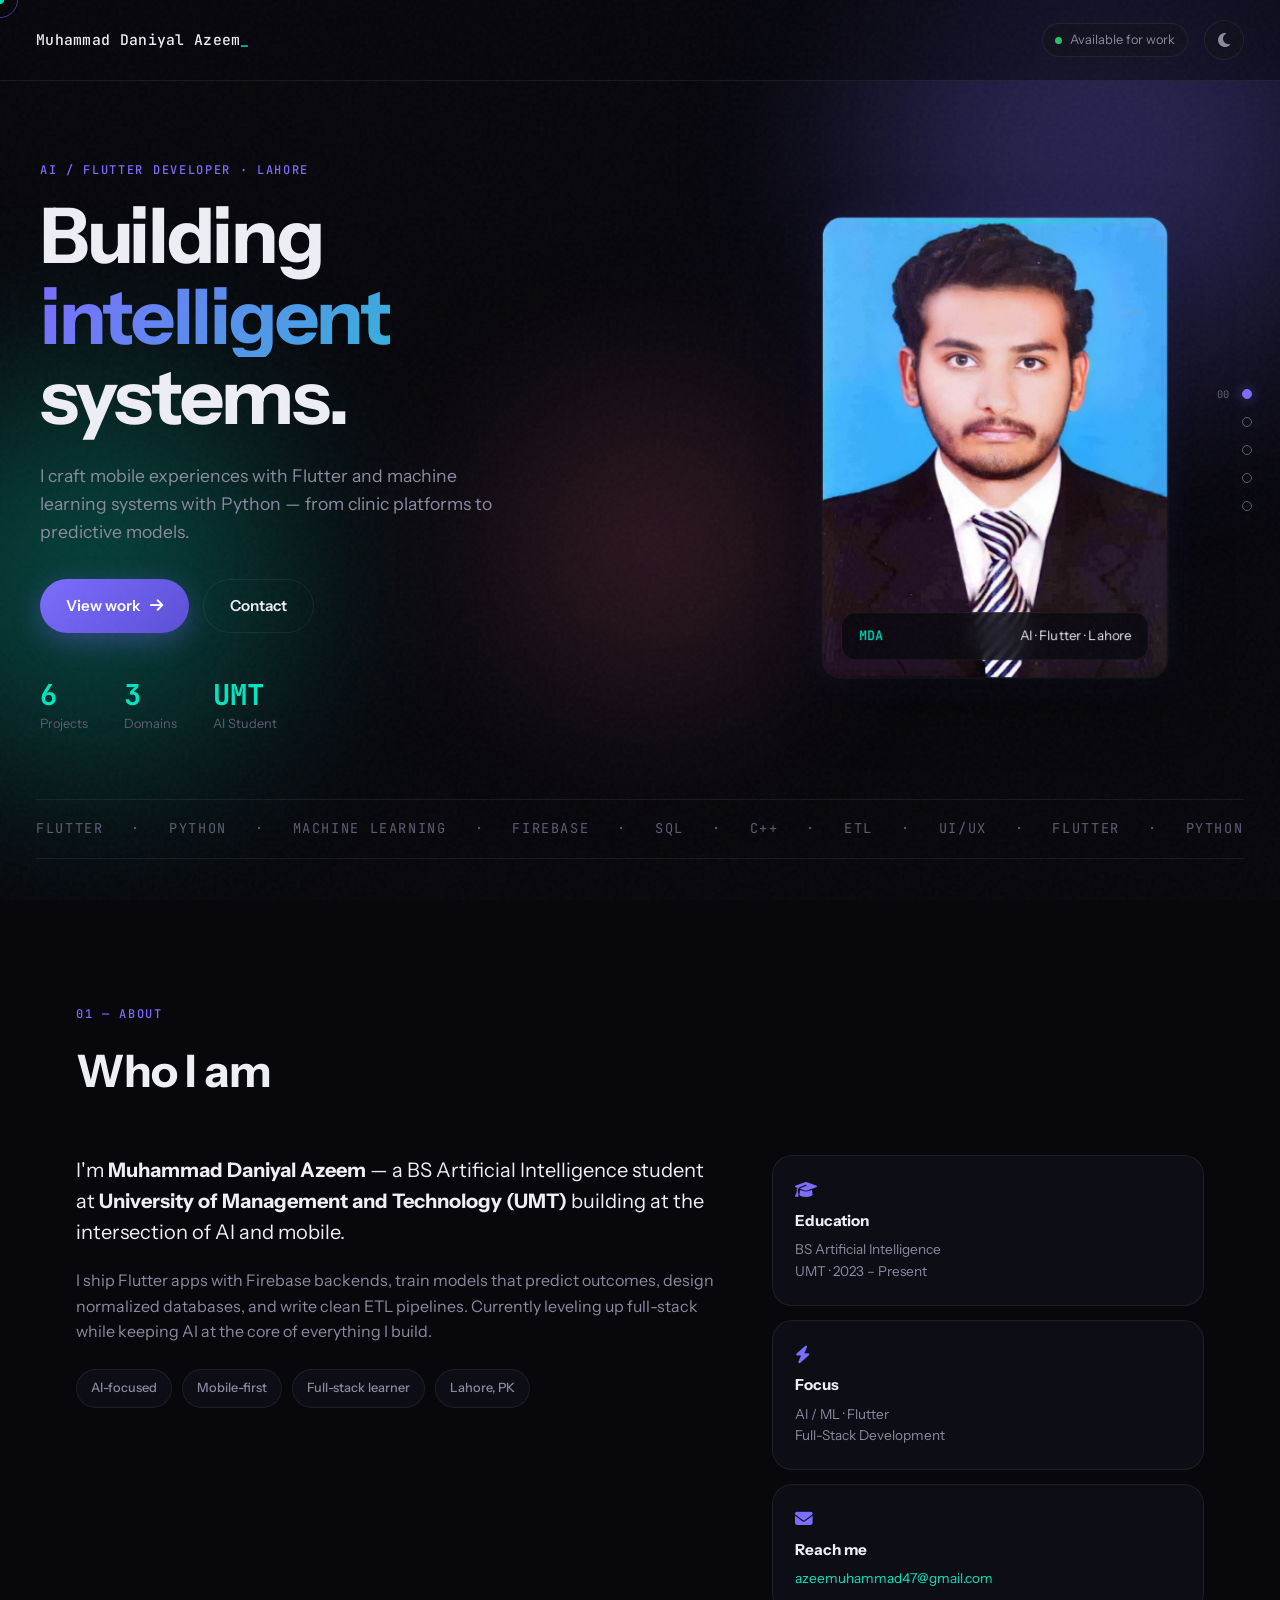
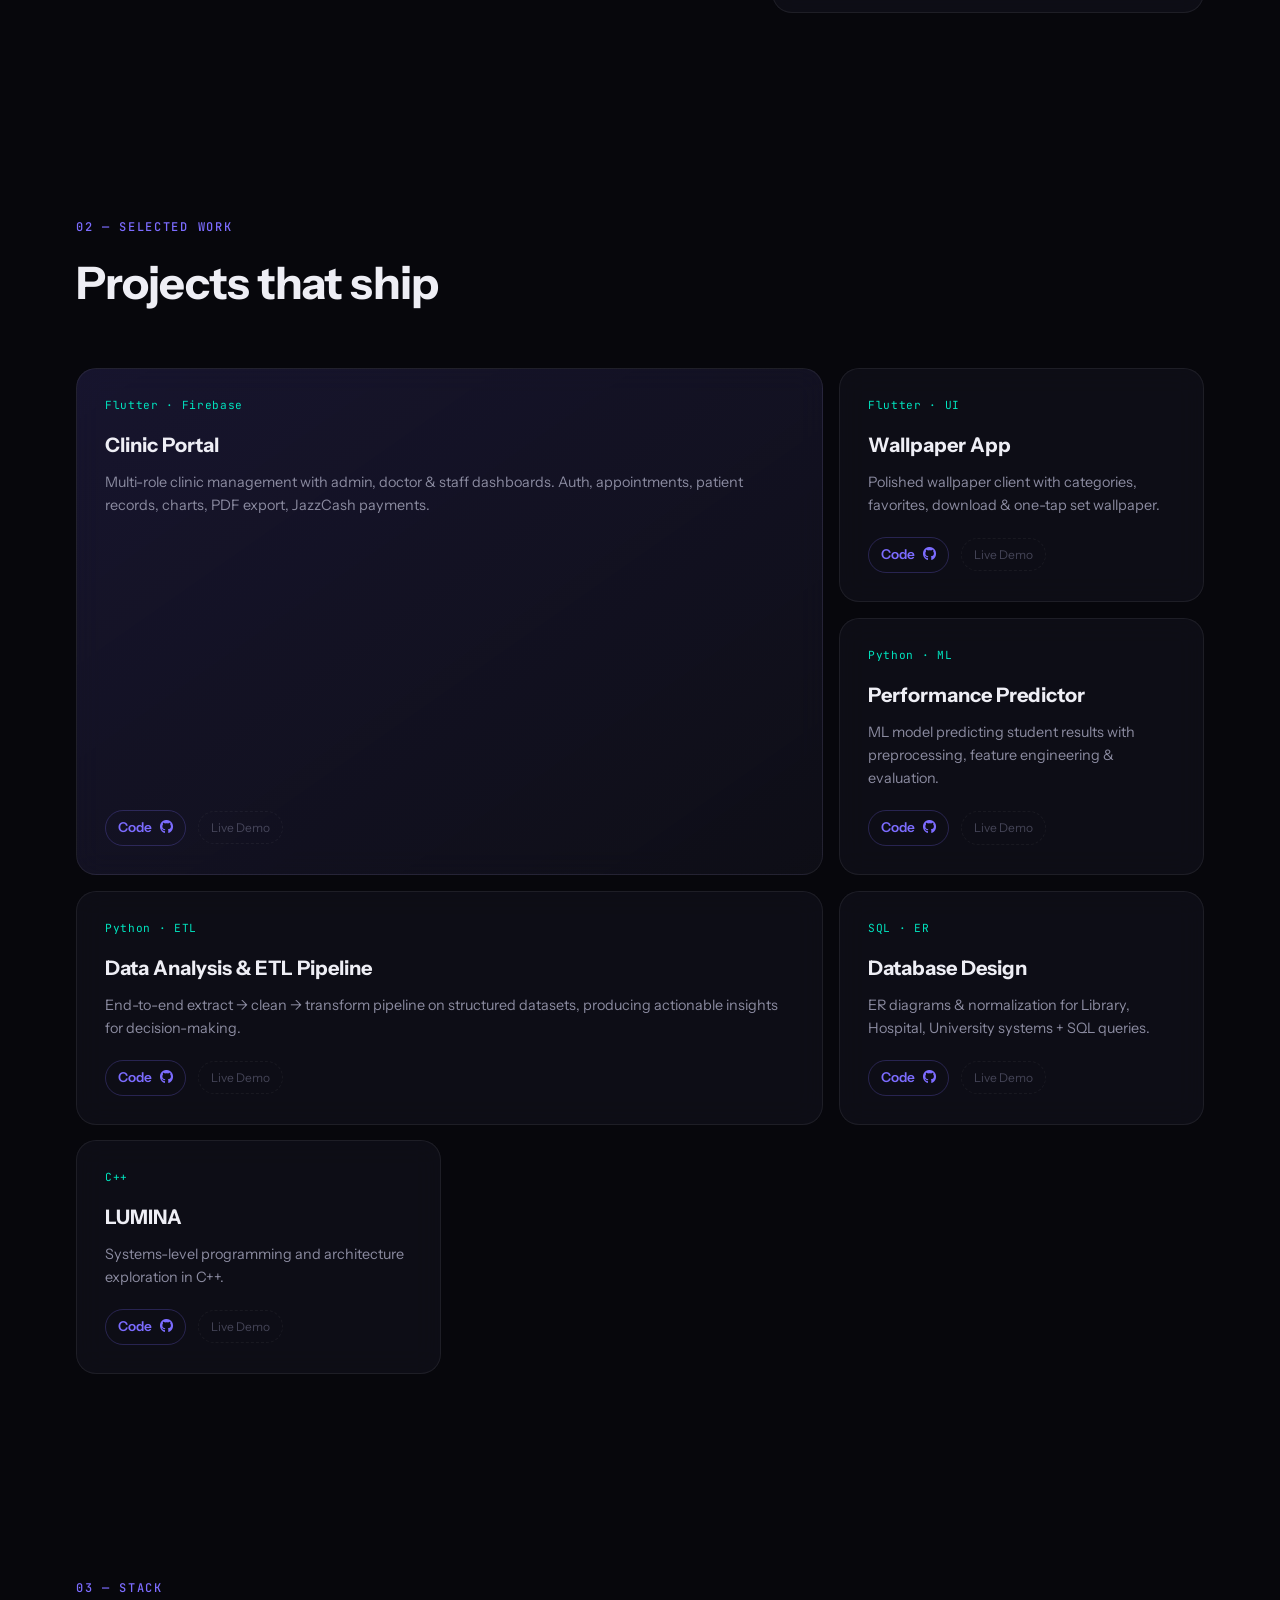
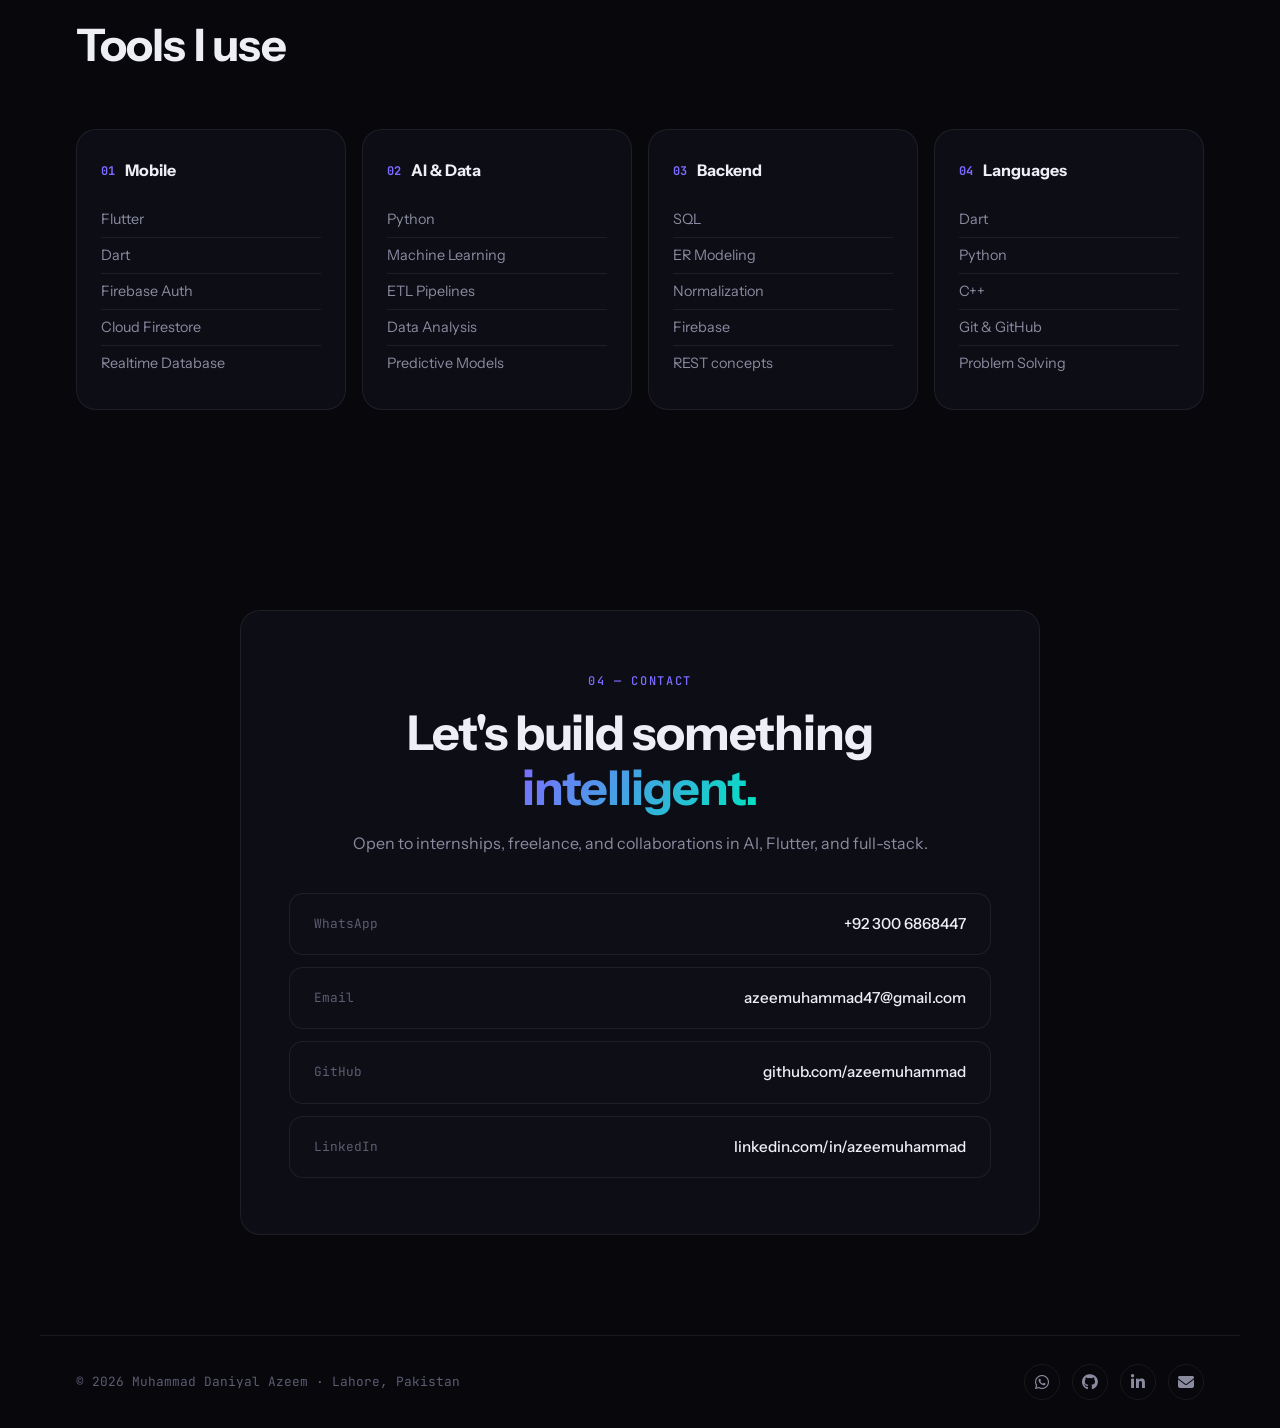
<file: index.html>
<!DOCTYPE html>
<html lang="en">
<head>
  <meta charset="UTF-8" />
  <meta name="viewport" content="width=device-width, initial-scale=1.0" />
  <title>Muhammad Daniyal Azeem | AI / Flutter Developer Portfolio</title>
  <meta name="description" content="Muhammad Daniyal Azeem — AI / Flutter Developer from Lahore. Building multi-role Flutter apps with Firebase, machine learning models, ETL pipelines, and production-ready code. Open to Flutter internship." />
  <meta name="author" content="Muhammad Daniyal Azeem" />
  <meta name="robots" content="index, follow, max-image-preview:large, max-snippet:-1, max-video-preview:-1" />
  <meta name="keywords" content="Muhammad Daniyal Azeem, Flutter Developer, AI Developer, Machine Learning, Firebase, Dart, Mobile App Developer, Lahore, Flutter Internship, Portfolio" />
  <meta name="theme-color" content="#07070c" />
  <meta name="color-scheme" content="dark light" />
  <link rel="canonical" href="https://azeemuhammad.github.io/" />

  <!-- Open Graph -->
  <meta property="og:type" content="website" />
  <meta property="og:url" content="https://azeemuhammad.github.io/" />
  <meta property="og:title" content="Muhammad Daniyal Azeem | AI / Flutter Developer" />
  <meta property="og:description" content="AI / Flutter Developer building polished mobile apps, ML systems, and production backends. Based in Lahore, Pakistan." />
  <meta property="og:image" content="https://azeemuhammad.github.io/profile.jpg" />
  <meta property="og:image:alt" content="Portrait of Muhammad Daniyal Azeem" />
  <meta property="og:locale" content="en_US" />
  <meta property="og:site_name" content="Muhammad Daniyal Azeem Portfolio" />

  <!-- Twitter -->
  <meta name="twitter:card" content="summary_large_image" />
  <meta name="twitter:title" content="Muhammad Daniyal Azeem | AI / Flutter Developer" />
  <meta name="twitter:description" content="AI / Flutter Developer building polished mobile apps, ML systems, and production backends." />
  <meta name="twitter:image" content="https://azeemuhammad.github.io/profile.jpg" />

  <link rel="icon" href="data:image/svg+xml,<svg xmlns='http://www.w3.org/2000/svg' viewBox='0 0 100 100'><text y='.9em' font-size='90'>💻</text></svg>" />
  <link rel="preconnect" href="https://fonts.googleapis.com" />
  <link rel="preconnect" href="https://fonts.gstatic.com" crossorigin />
  <link href="https://fonts.googleapis.com/css2?family=Instrument+Sans:wght@400;500;600;700&family=JetBrains+Mono:wght@400;500&display=swap" rel="stylesheet" />
  <link rel="stylesheet" href="https://cdnjs.cloudflare.com/ajax/libs/font-awesome/6.5.1/css/all.min.css" />
  <link rel="stylesheet" href="styles.css" />

  <script type="application/ld+json">
  {
    "@context": "https://schema.org",
    "@graph": [
      {
        "@type": "Person",
        "@id": "https://azeemuhammad.github.io/#person",
        "name": "Muhammad Daniyal Azeem",
        "url": "https://azeemuhammad.github.io/",
        "image": "https://azeemuhammad.github.io/profile.jpg",
        "jobTitle": "AI / Flutter Developer",
        "description": "BS Artificial Intelligence student and Flutter developer building multi-role mobile apps, machine learning models, and ETL pipelines.",
        "email": "azeemuhammad47@gmail.com",
        "telephone": "+923006868447",
        "address": { "@type": "PostalAddress", "addressLocality": "Lahore", "addressCountry": "PK" },
        "alumniOf": { "@type": "CollegeOrUniversity", "name": "University of Management and Technology (UMT)" },
        "sameAs": [
          "https://www.linkedin.com/in/azeemuhammad",
          "https://github.com/azeemuhammad"
        ],
        "knowsAbout": ["Flutter", "Dart", "Firebase", "Machine Learning", "Python", "SQL", "ETL"]
      },
      {
        "@type": "WebSite",
        "@id": "https://azeemuhammad.github.io/#website",
        "url": "https://azeemuhammad.github.io/",
        "name": "Muhammad Daniyal Azeem Portfolio",
        "publisher": { "@id": "https://azeemuhammad.github.io/#person" },
        "inLanguage": "en"
      }
    ]
  }
  </script>
</head>
<body>
  <div class="cursor" id="cursor"></div>
  <div class="cursor-follower" id="cursor-follower"></div>
  <div class="noise"></div>
  <div class="mesh">
    <div class="orb orb-a"></div>
    <div class="orb orb-b"></div>
    <div class="orb orb-c"></div>
  </div>
  <div class="progress" id="progress"></div>

  <nav class="side-nav" id="side-nav">
    <a href="#home" data-label="00" class="nav-dot active"></a>
    <a href="#about" data-label="01" class="nav-dot"></a>
    <a href="#work" data-label="02" class="nav-dot"></a>
    <a href="#stack" data-label="03" class="nav-dot"></a>
    <a href="#contact" data-label="04" class="nav-dot"></a>
  </nav>

  <header class="topbar">
    <a href="#home" class="logo">Muhammad Daniyal Azeem<span>_</span></a>
    <div class="topbar-right">
      <span class="status-pill"><span class="pulse"></span> Available for work</span>
      <button class="theme-btn" id="theme-btn" aria-label="Toggle theme"><i class="fas fa-moon"></i></button>
      <button class="menu-btn" id="menu-btn" aria-label="Menu"><span></span><span></span></button>
    </div>
  </header>

  <div class="mobile-menu" id="mobile-menu">
    <a href="#home">Home</a>
    <a href="#about">About</a>
    <a href="#work">Work</a>
    <a href="#stack">Stack</a>
    <a href="#contact">Contact</a>
  </div>

  <main>
    <section id="home" class="hero">
      <div class="hero-grid">
        <div class="hero-left">
          <p class="mono label fade-up">AI / FLUTTER DEVELOPER · LAHORE</p>
          <h1 class="hero-title fade-up">
            <span class="line">Building</span>
            <span class="line accent-text">intelligent</span>
            <span class="line">systems.</span>
          </h1>
          <p class="hero-sub fade-up">
            I craft mobile experiences with Flutter and machine learning systems with Python —
            from clinic platforms to predictive models.
          </p>
          <div class="hero-actions fade-up">
            <a href="#work" class="btn-primary magnetic">View work <i class="fas fa-arrow-right"></i></a>
            <a href="#contact" class="btn-ghost magnetic">Contact</a>
          </div>
          <div class="hero-meta fade-up">
            <div class="meta-item">
              <span class="meta-num" data-count="6">0</span>
              <span class="meta-label">Projects</span>
            </div>
            <div class="meta-item">
              <span class="meta-num" data-count="3">0</span>
              <span class="meta-label">Domains</span>
            </div>
            <div class="meta-item">
              <span class="meta-num">UMT</span>
              <span class="meta-label">AI Student</span>
            </div>
          </div>
        </div>
        <div class="hero-right fade-up">
          <div class="portrait-wrap">
            <div class="portrait-frame">
              <img src="profile.jpg" alt="Muhammad Daniyal Azeem" />
            </div>
            <div class="portrait-badge">
              <span class="mono">MDA</span>
              <span>AI · Flutter · Lahore</span>
            </div>
            <div class="scan-line"></div>
          </div>
        </div>
      </div>
      <div class="marquee">
        <div class="marquee-track">
          <span>FLUTTER</span><span>·</span><span>PYTHON</span><span>·</span><span>MACHINE LEARNING</span><span>·</span>
          <span>FIREBASE</span><span>·</span><span>SQL</span><span>·</span><span>C++</span><span>·</span>
          <span>ETL</span><span>·</span><span>UI/UX</span><span>·</span>
          <span>FLUTTER</span><span>·</span><span>PYTHON</span><span>·</span><span>MACHINE LEARNING</span><span>·</span>
          <span>FIREBASE</span><span>·</span><span>SQL</span><span>·</span><span>C++</span><span>·</span>
          <span>ETL</span><span>·</span><span>UI/UX</span><span>·</span>
        </div>
      </div>
    </section>

    <section id="about" class="section about">
      <div class="section-head">
        <span class="mono label">01 — ABOUT</span>
        <h2>Who I am</h2>
      </div>
      <div class="about-layout">
        <div class="about-text">
          <p class="lead">
            I'm <strong>Muhammad Daniyal Azeem</strong> — a BS Artificial Intelligence student at
            <strong>University of Management and Technology (UMT)</strong> building at the
            intersection of AI and mobile.
          </p>
          <p>
            I ship Flutter apps with Firebase backends, train models that predict outcomes,
            design normalized databases, and write clean ETL pipelines. Currently leveling up
            full-stack while keeping AI at the core of everything I build.
          </p>
          <div class="about-chips">
            <span>AI-focused</span>
            <span>Mobile-first</span>
            <span>Full-stack learner</span>
            <span>Lahore, PK</span>
          </div>
        </div>
        <div class="about-cards">
          <div class="info-card">
            <i class="fas fa-graduation-cap"></i>
            <h3>Education</h3>
            <p>BS Artificial Intelligence<br />UMT · 2023 – Present</p>
          </div>
          <div class="info-card">
            <i class="fas fa-bolt"></i>
            <h3>Focus</h3>
            <p>AI / ML · Flutter<br />Full-Stack Development</p>
          </div>
          <div class="info-card">
            <i class="fas fa-envelope"></i>
            <h3>Reach me</h3>
            <p><a href="mailto:azeemuhammad47@gmail.com">azeemuhammad47@gmail.com</a></p>
          </div>
        </div>
      </div>
    </section>

    <section id="work" class="section work">
      <div class="section-head">
        <span class="mono label">02 — SELECTED WORK</span>
        <h2>Projects that ship</h2>
      </div>
      <div class="bento">
        <article class="bento-item feature" data-tilt>
          <div class="bento-tag">Flutter · Firebase</div>
          <h3>Clinic Portal</h3>
          <p>Multi-role clinic management with admin, doctor & staff dashboards. Auth, appointments, patient records, charts, PDF export, JazzCash payments.</p>
          <div class="bento-foot">
            <a href="https://github.com/azeemuhammad" target="_blank" rel="noopener" class="magnetic">Code <i class="fab fa-github"></i></a>
            <span class="demo-soon">Live Demo</span>
          </div>
        </article>
        <article class="bento-item" data-tilt>
          <div class="bento-tag">Flutter · UI</div>
          <h3>Wallpaper App</h3>
          <p>Polished wallpaper client with categories, favorites, download & one-tap set wallpaper.</p>
          <div class="bento-foot">
            <a href="https://github.com/azeemuhammad" target="_blank" rel="noopener" class="magnetic">Code <i class="fab fa-github"></i></a>
            <span class="demo-soon">Live Demo</span>
          </div>
        </article>
        <article class="bento-item" data-tilt>
          <div class="bento-tag">Python · ML</div>
          <h3>Performance Predictor</h3>
          <p>ML model predicting student results with preprocessing, feature engineering & evaluation.</p>
          <div class="bento-foot">
            <a href="https://github.com/azeemuhammad" target="_blank" rel="noopener" class="magnetic">Code <i class="fab fa-github"></i></a>
            <span class="demo-soon">Live Demo</span>
          </div>
        </article>
        <article class="bento-item wide" data-tilt>
          <div class="bento-tag">Python · ETL</div>
          <h3>Data Analysis & ETL Pipeline</h3>
          <p>End-to-end extract → clean → transform pipeline on structured datasets, producing actionable insights for decision-making.</p>
          <div class="bento-foot">
            <a href="https://github.com/azeemuhammad" target="_blank" rel="noopener" class="magnetic">Code <i class="fab fa-github"></i></a>
            <span class="demo-soon">Live Demo</span>
          </div>
        </article>
        <article class="bento-item" data-tilt>
          <div class="bento-tag">SQL · ER</div>
          <h3>Database Design</h3>
          <p>ER diagrams & normalization for Library, Hospital, University systems + SQL queries.</p>
          <div class="bento-foot">
            <a href="https://github.com/azeemuhammad" target="_blank" rel="noopener" class="magnetic">Code <i class="fab fa-github"></i></a>
            <span class="demo-soon">Live Demo</span>
          </div>
        </article>
        <article class="bento-item" data-tilt>
          <div class="bento-tag">C++</div>
          <h3>LUMINA</h3>
          <p>Systems-level programming and architecture exploration in C++.</p>
          <div class="bento-foot">
            <a href="https://github.com/azeemuhammad" target="_blank" rel="noopener" class="magnetic">Code <i class="fab fa-github"></i></a>
            <span class="demo-soon">Live Demo</span>
          </div>
        </article>
      </div>
    </section>

    <section id="stack" class="section stack">
      <div class="section-head">
        <span class="mono label">03 — STACK</span>
        <h2>Tools I use</h2>
      </div>
      <div class="stack-grid">
        <div class="stack-group">
          <h3><span class="mono">01</span> Mobile</h3>
          <ul>
            <li>Flutter</li>
            <li>Dart</li>
            <li>Firebase Auth</li>
            <li>Cloud Firestore</li>
            <li>Realtime Database</li>
          </ul>
        </div>
        <div class="stack-group">
          <h3><span class="mono">02</span> AI & Data</h3>
          <ul>
            <li>Python</li>
            <li>Machine Learning</li>
            <li>ETL Pipelines</li>
            <li>Data Analysis</li>
            <li>Predictive Models</li>
          </ul>
        </div>
        <div class="stack-group">
          <h3><span class="mono">03</span> Backend</h3>
          <ul>
            <li>SQL</li>
            <li>ER Modeling</li>
            <li>Normalization</li>
            <li>Firebase</li>
            <li>REST concepts</li>
          </ul>
        </div>
        <div class="stack-group">
          <h3><span class="mono">04</span> Languages</h3>
          <ul>
            <li>Dart</li>
            <li>Python</li>
            <li>C++</li>
            <li>Git & GitHub</li>
            <li>Problem Solving</li>
          </ul>
        </div>
      </div>
    </section>

    <section id="contact" class="section contact">
      <div class="contact-panel">
        <span class="mono label">04 — CONTACT</span>
        <h2>Let's build something<br /><span class="accent-text">intelligent.</span></h2>
        <p>Open to internships, freelance, and collaborations in AI, Flutter, and full-stack.</p>
        <div class="contact-links">
          <a href="https://wa.me/923006868447" target="_blank" rel="noopener" class="contact-big magnetic">
            <span>WhatsApp</span>
            <strong>+92 300 6868447</strong>
          </a>
          <a href="mailto:azeemuhammad47@gmail.com" class="contact-big magnetic">
            <span>Email</span>
            <strong>azeemuhammad47@gmail.com</strong>
          </a>
          <a href="https://github.com/azeemuhammad" target="_blank" rel="noopener" class="contact-big magnetic">
            <span>GitHub</span>
            <strong>github.com/azeemuhammad</strong>
          </a>
          <a href="https://www.linkedin.com/in/azeemuhammad/" target="_blank" rel="noopener" class="contact-big magnetic">
            <span>LinkedIn</span>
            <strong>linkedin.com/in/azeemuhammad</strong>
          </a>
        </div>
      </div>
    </section>
  </main>

  <footer class="footer">
    <p class="mono">© <span id="year"></span> Muhammad Daniyal Azeem · Lahore, Pakistan</p>
    <div class="footer-links">
      <a href="https://wa.me/923006868447" target="_blank" rel="noopener" aria-label="WhatsApp"><i class="fab fa-whatsapp"></i></a>
      <a href="https://github.com/azeemuhammad" target="_blank" rel="noopener" aria-label="GitHub"><i class="fab fa-github"></i></a>
      <a href="https://www.linkedin.com/in/azeemuhammad/" target="_blank" rel="noopener" aria-label="LinkedIn"><i class="fab fa-linkedin-in"></i></a>
      <a href="mailto:azeemuhammad47@gmail.com" aria-label="Email"><i class="fas fa-envelope"></i></a>
    </div>
  </footer>

  <script src="script.js"></script>
</body>
</html>
</file>
<file: styles.css>
:root {
  --bg: #07070c;
  --bg-elev: #0e0e16;
  --card: rgba(18, 18, 28, 0.65);
  --text: #eeeef5;
  --muted: #8b8ba0;
  --dim: #5c5c72;
  --accent: #7c6cff;
  --accent-2: #00e5c0;
  --border: rgba(255,255,255,0.07);
  --font: 'Instrument Sans', system-ui, sans-serif;
  --mono: 'JetBrains Mono', monospace;
  --r: 20px;
}

[data-theme="light"] {
  --bg: #f4f4f8;
  --bg-elev: #ffffff;
  --card: rgba(255,255,255,0.8);
  --text: #12121a;
  --muted: #4a4a5c;
  --dim: #7a7a8c;
  --border: rgba(0,0,0,0.08);
}

*, *::before, *::after { box-sizing: border-box; margin: 0; padding: 0; }
html { scroll-behavior: smooth; scroll-padding-top: 80px; }
body {
  font-family: var(--font);
  background: var(--bg);
  color: var(--text);
  line-height: 1.6;
  overflow-x: hidden;
  cursor: none;
}
a { color: inherit; text-decoration: none; }
ul { list-style: none; }
button { border: none; background: none; font: inherit; color: inherit; cursor: none; }
img { max-width: 100%; display: block; }

.mono { font-family: var(--mono); }
.label { font-size: 0.75rem; letter-spacing: 0.14em; color: var(--accent); font-weight: 500; }
.accent-text {
  background: linear-gradient(120deg, var(--accent), var(--accent-2));
  -webkit-background-clip: text;
  -webkit-text-fill-color: transparent;
  background-clip: text;
}

/* Noise */
.noise {
  position: fixed; inset: 0; pointer-events: none; z-index: 9998;
  opacity: 0.035;
  background-image: url("data:image/svg+xml,%3Csvg viewBox='0 0 256 256' xmlns='http://www.w3.org/2000/svg'%3E%3Cfilter id='n'%3E%3CfeTurbulence type='fractalNoise' baseFrequency='0.85' numOctaves='4' stitchTiles='stitch'/%3E%3C/filter%3E%3Crect width='100%25' height='100%25' filter='url(%23n)'/%3E%3C/svg%3E");
}

/* Mesh orbs */
.mesh { position: fixed; inset: 0; pointer-events: none; z-index: 0; overflow: hidden; }
.orb {
  position: absolute; border-radius: 50%; filter: blur(100px); opacity: 0.28;
  animation: drift 18s ease-in-out infinite;
}
.orb-a { width: 480px; height: 480px; background: var(--accent); top: -10%; right: -5%; }
.orb-b { width: 380px; height: 380px; background: var(--accent-2); bottom: 15%; left: -8%; animation-delay: -6s; }
.orb-c { width: 280px; height: 280px; background: #ff6b9d; top: 45%; left: 40%; opacity: 0.2; animation-delay: -12s; }
@keyframes drift {
  0%, 100% { transform: translate(0,0) scale(1); }
  50% { transform: translate(40px, 30px) scale(1.08); }
}

/* Custom cursor */
.cursor, .cursor-follower {
  position: fixed; top: 0; left: 0; border-radius: 50%; pointer-events: none; z-index: 10000;
  transform: translate(-50%, -50%);
}
.cursor {
  width: 8px; height: 8px; background: var(--accent-2);
  mix-blend-mode: difference;
}
.cursor-follower {
  width: 36px; height: 36px;
  border: 1.5px solid rgba(124, 108, 255, 0.5);
  transition: width 0.25s, height 0.25s, background 0.25s;
}
.cursor-follower.hover {
  width: 56px; height: 56px;
  background: rgba(124, 108, 255, 0.12);
  border-color: var(--accent);
}
@media (max-width: 900px) {
  .cursor, .cursor-follower { display: none; }
  body { cursor: auto; }
  button, a { cursor: pointer; }
}

/* Progress */
.progress {
  position: fixed; top: 0; left: 0; height: 2px; width: 0%;
  background: linear-gradient(90deg, var(--accent), var(--accent-2));
  z-index: 10001; transition: width 0.05s linear;
}

/* Side nav */
.side-nav {
  position: fixed; right: 28px; top: 50%; transform: translateY(-50%);
  display: flex; flex-direction: column; gap: 18px; z-index: 100;
}
.nav-dot {
  width: 10px; height: 10px; border-radius: 50%;
  border: 1.5px solid var(--dim);
  position: relative; transition: all 0.3s;
}
.nav-dot::after {
  content: attr(data-label);
  position: absolute; right: 22px; top: 50%; transform: translateY(-50%);
  font-family: var(--mono); font-size: 0.65rem; color: var(--dim);
  opacity: 0; transition: opacity 0.3s; white-space: nowrap;
}
.nav-dot:hover::after, .nav-dot.active::after { opacity: 1; }
.nav-dot.active {
  background: var(--accent); border-color: var(--accent);
  box-shadow: 0 0 12px rgba(124, 108, 255, 0.5);
}
@media (max-width: 900px) { .side-nav { display: none; } }

/* Topbar */
.topbar {
  position: fixed; top: 0; left: 0; right: 0; z-index: 200;
  display: flex; justify-content: space-between; align-items: center;
  padding: 20px 36px;
  backdrop-filter: blur(16px);
  background: rgba(7, 7, 12, 0.5);
  border-bottom: 1px solid var(--border);
}
[data-theme="light"] .topbar { background: rgba(244, 244, 248, 0.7); }
.logo {
  font-family: var(--mono); font-weight: 500; font-size: 0.92rem; letter-spacing: 0.02em;
  white-space: nowrap;
}
.logo span { color: var(--accent-2); animation: blink 1.2s step-end infinite; }
@media (max-width: 640px) {
  .logo { font-size: 0.72rem; max-width: 55vw; overflow: hidden; text-overflow: ellipsis; }
}
@keyframes blink { 50% { opacity: 0; } }
.topbar-right { display: flex; align-items: center; gap: 16px; }
.status-pill {
  display: flex; align-items: center; gap: 8px;
  font-size: 0.8rem; color: var(--muted);
  padding: 6px 12px; border-radius: 50px;
  border: 1px solid var(--border); background: var(--card);
}
.pulse {
  width: 7px; height: 7px; border-radius: 50%; background: #22c55e;
  box-shadow: 0 0 0 0 rgba(34, 197, 94, 0.5);
  animation: pulse 2s infinite;
}
@keyframes pulse {
  0% { box-shadow: 0 0 0 0 rgba(34, 197, 94, 0.5); }
  70% { box-shadow: 0 0 0 8px rgba(34, 197, 94, 0); }
  100% { box-shadow: 0 0 0 0 rgba(34, 197, 94, 0); }
}
.theme-btn, .menu-btn {
  width: 40px; height: 40px; border-radius: 50%;
  display: grid; place-items: center;
  border: 1px solid var(--border); background: var(--card);
  color: var(--muted); transition: all 0.25s;
}
.theme-btn:hover { color: var(--accent); border-color: var(--accent); }
.menu-btn { display: none; flex-direction: column; gap: 5px; }
.menu-btn span { display: block; width: 16px; height: 1.5px; background: var(--text); transition: 0.3s; }
.menu-btn.open span:first-child { transform: translateY(3.25px) rotate(45deg); }
.menu-btn.open span:last-child { transform: translateY(-3.25px) rotate(-45deg); }

.mobile-menu {
  position: fixed; inset: 0; z-index: 150;
  background: var(--bg); display: flex; flex-direction: column;
  justify-content: center; align-items: center; gap: 28px;
  opacity: 0; pointer-events: none; transition: opacity 0.35s;
}
.mobile-menu.open { opacity: 1; pointer-events: auto; }
.mobile-menu a { font-size: 1.6rem; font-weight: 600; }

/* Hero */
.hero {
  position: relative; z-index: 1;
  min-height: 100vh; padding: 120px 36px 0;
  display: flex; flex-direction: column; justify-content: center;
}
.hero-grid {
  display: grid; grid-template-columns: 1.15fr 0.85fr;
  gap: 48px; align-items: center; max-width: 1200px; margin: 0 auto; width: 100%;
}
.hero-title {
  font-size: clamp(2.8rem, 6.5vw, 4.8rem);
  font-weight: 700; line-height: 1.05; letter-spacing: -0.03em;
  margin: 16px 0 24px;
}
.hero-title .line { display: block; }
.hero-sub {
  font-size: 1.1rem; color: var(--muted); max-width: 480px; margin-bottom: 32px;
}
.hero-actions { display: flex; gap: 14px; flex-wrap: wrap; margin-bottom: 48px; }
.btn-primary {
  display: inline-flex; align-items: center; gap: 10px;
  padding: 14px 26px; border-radius: 50px; font-weight: 600; font-size: 0.95rem;
  background: linear-gradient(135deg, var(--accent), #5a4fd6);
  color: #fff; box-shadow: 0 8px 28px rgba(124, 108, 255, 0.35);
  transition: transform 0.25s, box-shadow 0.25s;
}
.btn-primary:hover { transform: translateY(-2px); box-shadow: 0 12px 36px rgba(124, 108, 255, 0.45); }
.btn-ghost {
  display: inline-flex; align-items: center;
  padding: 14px 26px; border-radius: 50px; font-weight: 600; font-size: 0.95rem;
  border: 1.5px solid var(--border); color: var(--text);
  transition: border-color 0.25s, color 0.25s;
}
.btn-ghost:hover { border-color: var(--accent); color: var(--accent); }
.hero-meta { display: flex; gap: 36px; }
.meta-num {
  display: block; font-size: 1.8rem; font-weight: 700;
  font-family: var(--mono); color: var(--accent-2); line-height: 1;
}
.meta-label { font-size: 0.8rem; color: var(--dim); }

/* Portrait — 3D */
.portrait-wrap {
  position: relative; width: min(340px, 100%); margin: 0 auto;
  perspective: 1200px;
}
.portrait-frame {
  border-radius: 20px; overflow: hidden;
  border: 1px solid var(--border);
  box-shadow: 0 25px 60px rgba(0,0,0,0.4), 0 0 40px rgba(124, 108, 255, 0.12);
  aspect-ratio: 3/4; position: relative;
  transform-style: preserve-3d;
  transition: transform 0.15s ease-out, box-shadow 0.4s;
  will-change: transform;
}
.portrait-frame::after {
  content: '';
  position: absolute; inset: 0; border-radius: 20px; pointer-events: none;
  background: linear-gradient(135deg, rgba(124,108,255,0.25), transparent 40%, transparent 60%, rgba(0,229,192,0.2));
  opacity: 0.6; mix-blend-mode: soft-light;
}
.portrait-frame img {
  width: 100%; height: 100%; object-fit: cover; object-position: center 15%;
  transition: transform 0.5s cubic-bezier(0.22,1,0.36,1);
  background: #12121a;
}
.portrait-wrap:hover .portrait-frame img { transform: scale(1.04); }
.portrait-badge {
  position: absolute; bottom: 20px; left: 20px; right: 20px; z-index: 2;
  background: rgba(7, 7, 12, 0.78); backdrop-filter: blur(14px) saturate(1.3);
  border: 1px solid var(--border); border-radius: 14px;
  padding: 12px 16px; display: flex; justify-content: space-between; align-items: center;
  font-size: 0.8rem;
  transform: translateZ(30px);
}
.portrait-badge .mono { color: var(--accent-2); font-weight: 500; }
.scan-line {
  position: absolute; left: 0; right: 0; height: 2px; top: 0; z-index: 3;
  background: linear-gradient(90deg, transparent, var(--accent-2), transparent);
  opacity: 0.7; animation: scan 4s ease-in-out infinite;
  pointer-events: none;
}
@keyframes scan {
  0% { top: 0%; opacity: 0; }
  10% { opacity: 0.8; }
  90% { opacity: 0.8; }
  100% { top: 100%; opacity: 0; }
}

/* Marquee */
.marquee {
  margin-top: 64px; overflow: hidden;
  border-top: 1px solid var(--border); border-bottom: 1px solid var(--border);
  padding: 18px 0;
}
.marquee-track {
  display: flex; gap: 28px; white-space: nowrap;
  animation: marquee 28s linear infinite;
  font-family: var(--mono); font-size: 0.85rem; letter-spacing: 0.12em;
  color: var(--dim); text-transform: uppercase;
}
@keyframes marquee {
  0% { transform: translateX(0); }
  100% { transform: translateX(-50%); }
}

/* Sections */
.section {
  position: relative; z-index: 1;
  padding: 100px 36px; max-width: 1200px; margin: 0 auto;
}
.section-head { margin-bottom: 48px; }
.section-head h2 {
  font-size: clamp(2rem, 4vw, 2.8rem); font-weight: 700;
  letter-spacing: -0.02em; margin-top: 10px;
}

/* About */
.about-layout {
  display: grid; grid-template-columns: 1.2fr 0.8fr; gap: 48px;
}
.about-text .lead {
  font-size: 1.25rem; line-height: 1.55; margin-bottom: 20px; color: var(--text);
}
.about-text p { color: var(--muted); margin-bottom: 16px; }
.about-chips { display: flex; flex-wrap: wrap; gap: 10px; margin-top: 24px; }
.about-chips span {
  padding: 8px 14px; border-radius: 50px; font-size: 0.8rem; font-weight: 500;
  border: 1px solid var(--border); background: var(--card); color: var(--muted);
}
.about-cards { display: flex; flex-direction: column; gap: 14px; }
.info-card {
  background: var(--card); backdrop-filter: blur(12px);
  border: 1px solid var(--border); border-radius: var(--r); padding: 22px;
  transition: border-color 0.3s, transform 0.3s;
}
.info-card:hover { border-color: rgba(124, 108, 255, 0.4); transform: translateX(4px); }
.info-card i { color: var(--accent); margin-bottom: 10px; font-size: 1.1rem; }
.info-card h3 { font-size: 0.95rem; margin-bottom: 6px; }
.info-card p { font-size: 0.85rem; color: var(--muted); }
.info-card a { color: var(--accent-2); }

/* Bento */
.bento {
  display: grid;
  grid-template-columns: repeat(3, 1fr);
  grid-auto-rows: minmax(180px, auto);
  gap: 16px;
}
.bento-item {
  background: var(--card); backdrop-filter: blur(14px);
  border: 1px solid var(--border); border-radius: var(--r);
  padding: 28px; display: flex; flex-direction: column;
  transition: border-color 0.35s, box-shadow 0.35s;
  position: relative; overflow: hidden;
  transform-style: preserve-3d;
  will-change: transform;
}
.bento-item::before {
  content: '';
  position: absolute; inset: 0; border-radius: var(--r);
  background: radial-gradient(600px circle at var(--mx, 50%) var(--my, 50%), rgba(124,108,255,0.12), transparent 40%);
  opacity: 0; transition: opacity 0.35s; pointer-events: none;
}
.bento-item:hover::before { opacity: 1; }
.bento-item:hover {
  border-color: rgba(124, 108, 255, 0.5);
  box-shadow: 0 24px 55px rgba(0,0,0,0.3), 0 0 30px rgba(124, 108, 255, 0.1);
}
.bento-item.feature {
  grid-column: span 2; grid-row: span 2;
  background: linear-gradient(145deg, rgba(124, 108, 255, 0.14), var(--card));
}
.bento-item.wide { grid-column: span 2; }
.bento-tag {
  font-family: var(--mono); font-size: 0.7rem; letter-spacing: 0.06em;
  color: var(--accent-2); margin-bottom: 14px;
}
.bento-item h3 { font-size: 1.25rem; margin-bottom: 10px; }
.bento-item p { color: var(--muted); font-size: 0.9rem; flex-grow: 1; }
.bento-foot {
  margin-top: 20px; display: flex; flex-wrap: wrap; gap: 12px; align-items: center;
}
.bento-foot a {
  font-size: 0.85rem; font-weight: 600; color: var(--accent);
  display: inline-flex; align-items: center; gap: 8px;
  padding: 6px 12px; border-radius: 999px;
  border: 1px solid rgba(124, 108, 255, 0.25);
  transition: background 0.25s, border-color 0.25s, transform 0.25s;
}
.bento-foot a:hover {
  background: rgba(124, 108, 255, 0.12);
  border-color: var(--accent);
  transform: translateY(-1px);
}
.demo-soon {
  font-size: 0.75rem; color: var(--dim);
  padding: 6px 12px; border-radius: 999px;
  border: 1px dashed var(--border); opacity: 0.7;
}
.bento-link {
  position: absolute; top: 20px; right: 20px;
  width: 36px; height: 36px; border-radius: 50%;
  display: grid; place-items: center;
  border: 1px solid var(--border); color: var(--muted);
  transition: all 0.25s;
}
.bento-link:hover { color: var(--accent); border-color: var(--accent); }

/* Stack */
.stack-grid {
  display: grid; grid-template-columns: repeat(4, 1fr); gap: 16px;
}
.stack-group {
  background: var(--card); border: 1px solid var(--border);
  border-radius: var(--r); padding: 28px 24px;
  transition: border-color 0.3s;
}
.stack-group:hover { border-color: rgba(124, 108, 255, 0.4); }
.stack-group h3 {
  font-size: 1rem; margin-bottom: 18px;
  display: flex; align-items: center; gap: 10px;
}
.stack-group h3 .mono { color: var(--accent); font-size: 0.75rem; }
.stack-group li {
  font-size: 0.9rem; color: var(--muted); padding: 6px 0;
  border-bottom: 1px solid var(--border);
}
.stack-group li:last-child { border-bottom: none; }

/* Contact */
.contact-panel {
  background: var(--card); border: 1px solid var(--border);
  border-radius: 20px; padding: 56px 48px;
  text-align: center; max-width: 800px; margin: 0 auto;
}
.contact-panel h2 {
  font-size: clamp(2rem, 4vw, 3rem); font-weight: 700;
  letter-spacing: -0.02em; margin: 12px 0 16px; line-height: 1.15;
}
.contact-panel > p { color: var(--muted); margin-bottom: 36px; }
.contact-links { display: flex; flex-direction: column; gap: 12px; }
.contact-big {
  display: flex; justify-content: space-between; align-items: center;
  padding: 18px 24px; border-radius: 14px;
  border: 1px solid var(--border); background: var(--bg-elev);
  transition: border-color 0.3s, transform 0.25s;
  text-align: left;
}
.contact-big:hover { border-color: var(--accent); transform: translateX(4px); }
.contact-big span { font-size: 0.8rem; color: var(--dim); font-family: var(--mono); }
.contact-big strong { font-size: 0.95rem; font-weight: 500; }

/* Footer */
.footer {
  position: relative; z-index: 1;
  display: flex; justify-content: space-between; align-items: center;
  padding: 28px 36px; border-top: 1px solid var(--border);
  max-width: 1200px; margin: 0 auto;
}
.footer p { font-size: 0.8rem; color: var(--dim); }
.footer-links { display: flex; gap: 12px; }
.footer-links a {
  width: 36px; height: 36px; border-radius: 50%;
  display: grid; place-items: center;
  border: 1px solid var(--border); color: var(--muted);
  transition: all 0.25s;
}
.footer-links a:hover { color: var(--accent); border-color: var(--accent); }

/* Animations */
.fade-up {
  opacity: 0; transform: translateY(28px);
  transition: opacity 0.7s ease, transform 0.7s ease;
}
.fade-up.visible { opacity: 1; transform: translateY(0); }

/* Responsive */
@media (max-width: 960px) {
  .hero-grid { grid-template-columns: 1fr; text-align: center; }
  .hero-sub, .hero-actions, .hero-meta { margin-left: auto; margin-right: auto; }
  .hero-actions, .hero-meta { justify-content: center; }
  .hero-right { order: -1; }
  .portrait-wrap { width: min(260px, 70%); }
  .about-layout { grid-template-columns: 1fr; }
  .bento { grid-template-columns: 1fr 1fr; }
  .bento-item.feature, .bento-item.wide { grid-column: span 2; }
  .stack-grid { grid-template-columns: 1fr 1fr; }
}
@media (max-width: 640px) {
  .topbar { padding: 16px 20px; }
  .status-pill { display: none; }
  .menu-btn { display: flex; }
  .hero, .section { padding-left: 20px; padding-right: 20px; }
  .bento { grid-template-columns: 1fr; }
  .bento-item.feature, .bento-item.wide { grid-column: span 1; grid-row: span 1; }
  .stack-grid { grid-template-columns: 1fr; }
  .contact-panel { padding: 36px 24px; }
  .contact-big { flex-direction: column; align-items: flex-start; gap: 4px; }
  .footer { flex-direction: column; gap: 16px; text-align: center; }
}
</file>
